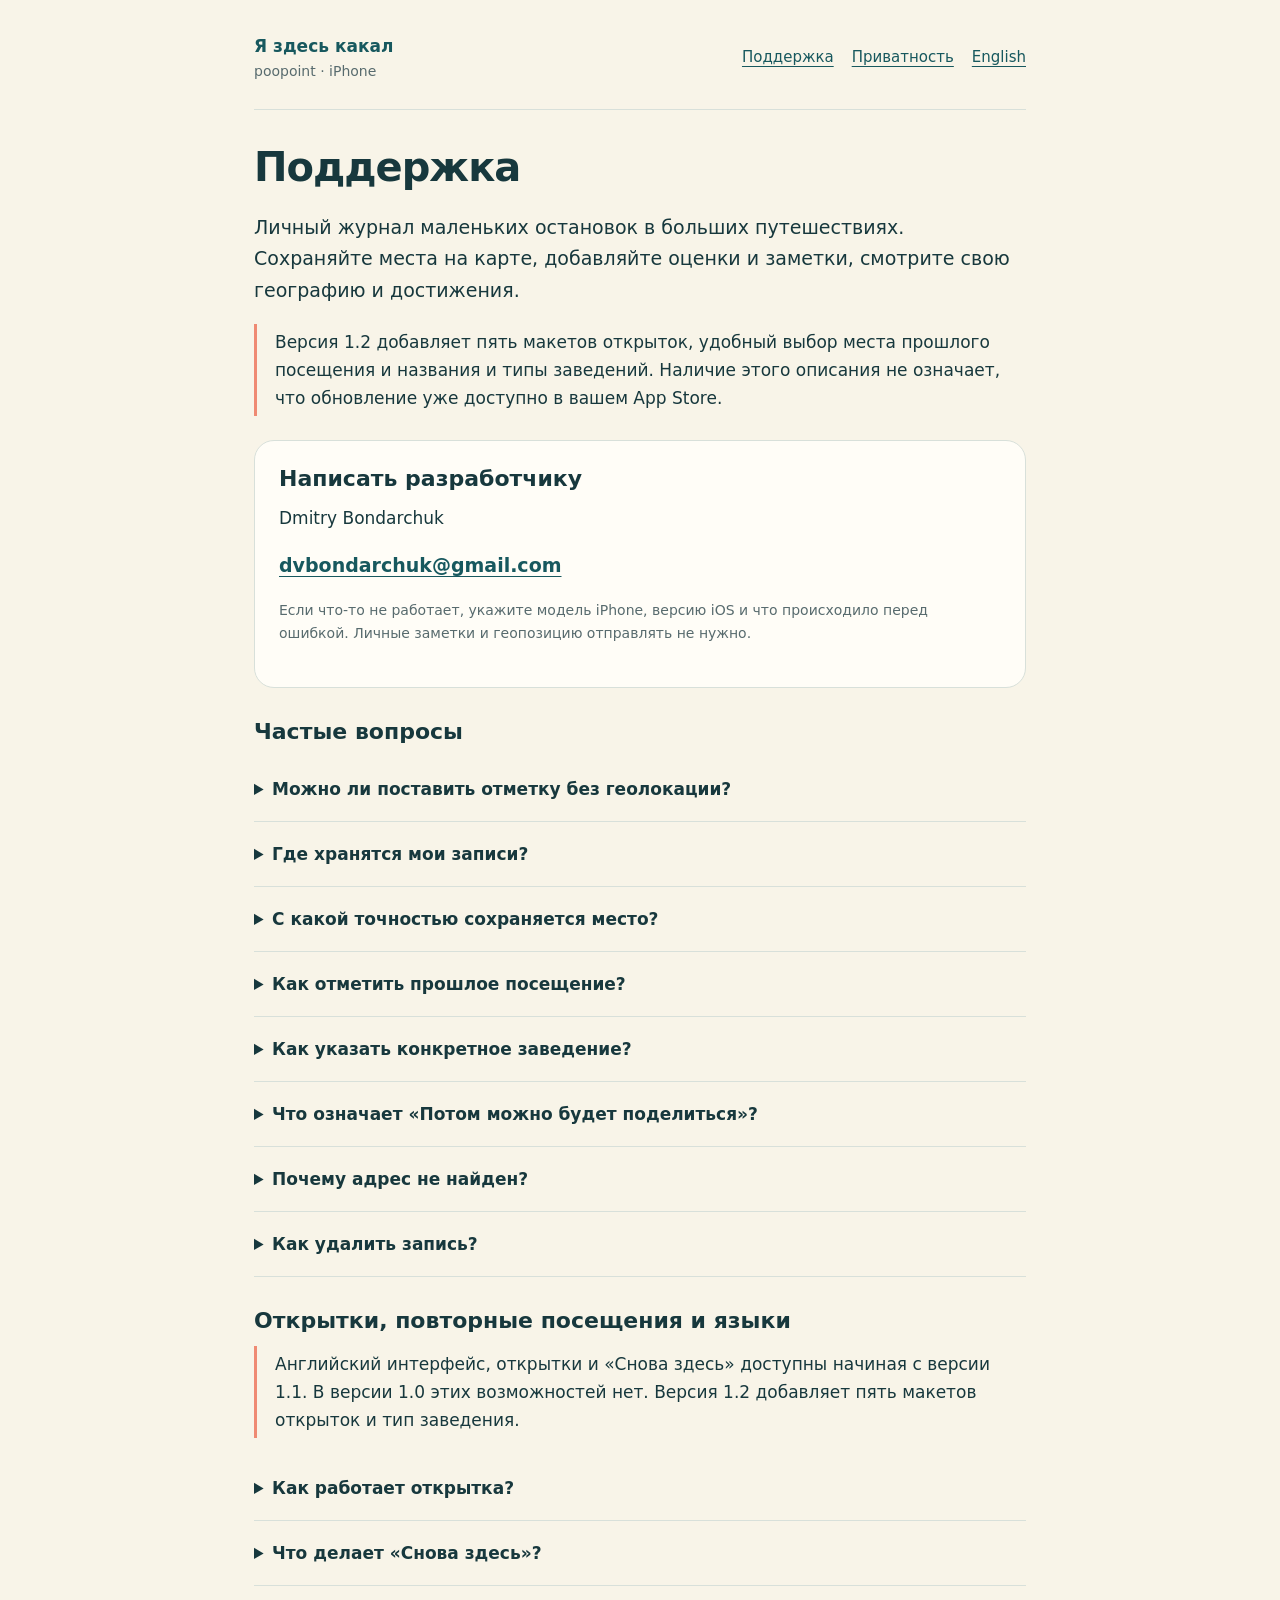
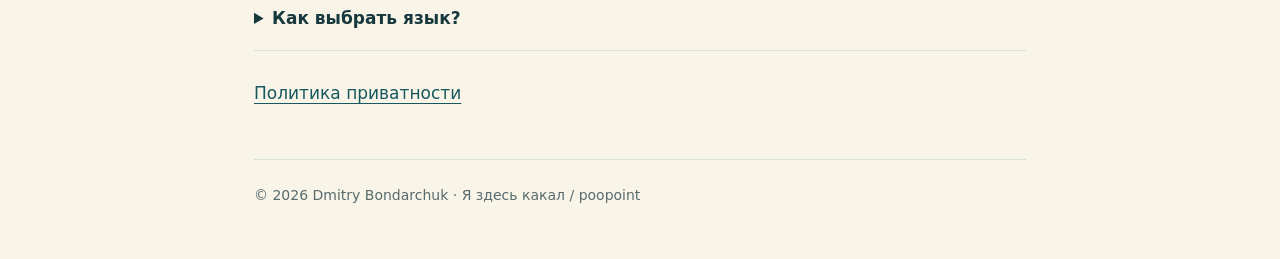
<file: index.html>
<!doctype html>
<html lang="ru">
<head>
  <meta charset="utf-8"><meta name="viewport" content="width=device-width,initial-scale=1">
  <title>Я здесь какал — поддержка</title>
  <meta name="description" content="Поддержка iPhone-приложения «Я здесь какал»: личный журнал остановок на карте, контакты разработчика и ответы на вопросы.">
  <link rel="stylesheet" href="style.css">
  <link rel="icon" type="image/svg+xml" href="data:image/svg+xml,%3Csvg xmlns='http://www.w3.org/2000/svg' viewBox='0 0 32 32'%3E%3Crect width='32' height='32' rx='8' fill='%2317585e'/%3E%3Cpath d='M16 6a7 7 0 0 0-7 7c0 5 7 13 7 13s7-8 7-13a7 7 0 0 0-7-7Z' fill='%23f8f4e8'/%3E%3Ccircle cx='16' cy='13' r='3' fill='%23ef8a73'/%3E%3C/svg%3E">
</head>
<body>
<a class="skip" href="#content">Перейти к содержимому</a>
<div class="wrap">
  <header><a class="brand" href="index.html">Я здесь какал<span>poopoint · iPhone</span></a><nav aria-label="Навигация"><a href="index.html" aria-current="page">Поддержка</a><a href="privacy.html">Приватность</a><a href="en/index.html" lang="en" hreflang="en">English</a></nav></header>
  <main id="content">
    <h1>Поддержка</h1>
    <p class="intro">Личный журнал маленьких остановок в больших путешествиях. Сохраняйте места на карте, добавляйте оценки и заметки, смотрите свою географию и достижения.</p>
    <p class="notice">Версия 1.2 добавляет пять макетов открыток, удобный выбор места прошлого посещения и названия и типы заведений. Наличие этого описания не означает, что обновление уже доступно в вашем App Store.</p>
    <div class="card"><h2 style="margin-top:0">Написать разработчику</h2><p>Dmitry Bondarchuk</p><p class="contact"><a href="mailto:dvbondarchuk@gmail.com?subject=Poopoint%20%E2%80%94%20%D0%BF%D0%BE%D0%B4%D0%B4%D0%B5%D1%80%D0%B6%D0%BA%D0%B0">dvbondarchuk@gmail.com</a></p><p class="meta">Если что-то не работает, укажите модель iPhone, версию iOS и что происходило перед ошибкой. Личные заметки и геопозицию отправлять не нужно.</p></div>
    <h2>Частые вопросы</h2>
    <details><summary>Можно ли поставить отметку без геолокации?</summary><p>Да. В версии 1.2 нажмите «Отметить место» → «Выбрать на карте», найдите место по названию или адресу либо двигайте карту под меткой и подтвердите точку. Этот выбор не требует доступа к геопозиции. В версиях 1.0 и 1.1 место можно выбрать долгим нажатием на карту. Разрешить доступ для текущего положения позже можно в Настройках iOS → приложение → Геопозиция.</p></details>
    <details><summary>Где хранятся мои записи?</summary><p>В локальном хранилище приложения на вашем iPhone. У приложения нет аккаунтов, публичной ленты или синхронизации CloudKit. Данные могут включаться в стандартную резервную копию устройства согласно вашим настройкам Apple.</p></details>
    <details><summary>С какой точностью сохраняется место?</summary><p>В версии 1.2 приложение сохраняет новую выбранную на карте точку без дополнительного округления или смещения. Если вы выбираете текущее положение, точность зависит от данных iOS и настройки «Точная геопозиция». Версии 1.0 и 1.1 сохраняли точки на сетке около 80 метров. Прежние записи остаются на сохранённых координатах; обновление не восстанавливает их исходную точность.</p></details>
    <details><summary>Как отметить прошлое посещение?</summary><p>В версии 1.2 нажмите «Отметить место» → «Выбрать на карте», выберите нужную точку и укажите дату в форме. Для вчерашнего посещения есть кнопка «Вчера». Сохранение создаёт отдельную запись; другие посещения не меняются.</p></details>
    <details><summary>Как указать конкретное заведение?</summary><p>В версии 1.2 в форме отметки можно выбрать найденное заведение рядом с выбранной точкой или запустить «Найти места рядом». Вы сами подтверждаете нужное место; ближайшее заведение не выбирается автоматически. Название и тип — например, кафе, бар или вокзал — можно указать вручную. Тип подставляется только для известных категорий Apple. Если у вокзала или другого заведения нет известной категории, выберите тип вручную. Название само по себе не определяет тип. Эти поля сохраняются вместе с посещением; для открытки каждое из них включается отдельно.</p></details>
    <details><summary>Что означает «Потом можно будет поделиться»?</summary><p>Это локальное пожелание на будущее. Оно ничего не публикует и не отправляет другим людям. Сейчас обе настройки видимости сохраняют запись только на устройстве.</p></details>
    <details><summary>Почему адрес не найден?</summary><p>В версии 1.2 адрес определяет сервис Apple по выбранной точке. Если Apple возвращает номер дома, он сохраняется вместе с адресом. Версии 1.0 и 1.1 использовали округлённую точку и не сохраняли номер дома. Без сети или при ошибке сервиса запись всё равно сохраняется. В деталях отметки можно повторить поиск адреса позже.</p></details>
    <details><summary>Как удалить запись?</summary><p>Откройте отметку на карте или в истории, нажмите «Удалить отметку» и подтвердите действие. Отметка исчезнет из журнала. Удаление приложения также удаляет его локальное хранилище; резервные копии управляются отдельно в настройках Apple.</p></details>
    <h2>Открытки, повторные посещения и языки</h2>
    <p class="notice">Английский интерфейс, открытки и «Снова здесь» доступны начиная с версии 1.1. В версии 1.0 этих возможностей нет. Версия 1.2 добавляет пять макетов открыток и тип заведения.</p>
    <details><summary>Как работает открытка?</summary><p>Открытка создаётся на iPhone. Перед отправкой вы видите готовое изображение и выбираете, включать ли название места, дату и заметку. В версии 1.2 доступны пять макетов: «Стикеры», «Паспорт», «Справка», «Мем» и «Передаю трон», а также отдельное поле типа места. Название и тип выключены по умолчанию и включаются отдельно друг от друга. Город и страну тоже можно скрыть. Адрес и координаты в открытку не входят. Длинная заметка сокращается до 180 символов, включая многоточие; предпросмотр показывает итоговый текст.</p><p>Кнопка «Поделиться открыткой» открывает системное меню: вы выбираете приложение, получателя или сохранение в «Файлы». Приложение не запрашивает доступ к фототеке и не сохраняет изображение в «Фото» напрямую. Настройка «Потом можно будет поделиться» ничего не публикует автоматически.</p></details>
    <details><summary>Что делает «Снова здесь»?</summary><p>Начиная с версии 1.1 открывает форму новой отметки с прежним названием и сохранённой точкой, но с текущей датой. В версии 1.2 также подставляется сохранённый тип места. Оценка, теги, заметка и видимость начинаются заново. После сохранения в журнале появляется отдельное посещение; исходная запись остаётся без изменений. Отмена формы ничего не сохраняет.</p></details>
    <details><summary>Как выбрать язык?</summary><p>Начиная с версии 1.1 доступны русский и английский интерфейс. Язык приложения можно выбрать в системных настройках iOS, если устройство предлагает эту настройку. Названия и заметки, введённые вами, не переводятся. Города и адреса от Apple могут оставаться на русском; страны отображаются на выбранном языке, если найден их код.</p></details>
    <p style="margin-top:28px"><a href="privacy.html">Политика приватности</a></p>
  </main>
  <footer>© 2026 Dmitry Bondarchuk · Я здесь какал / poopoint</footer>
</div>
</body></html>
</file>
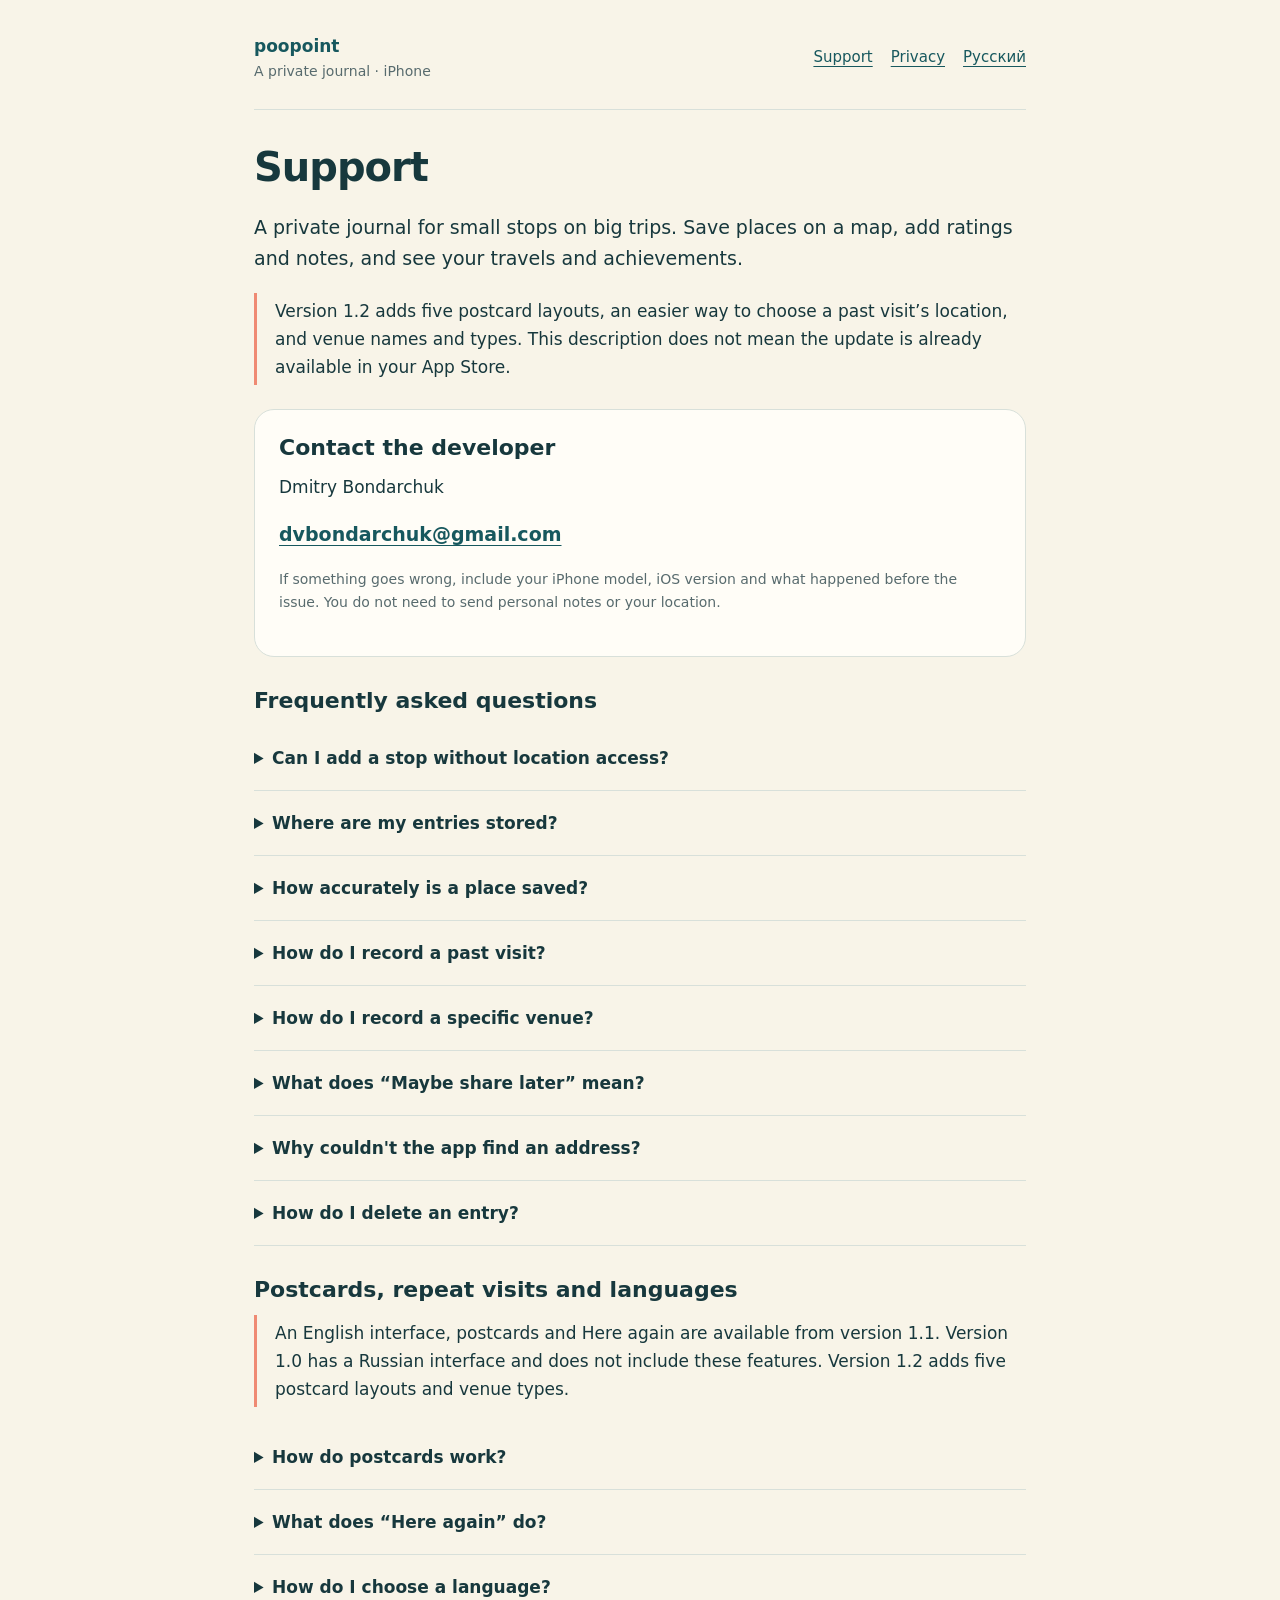
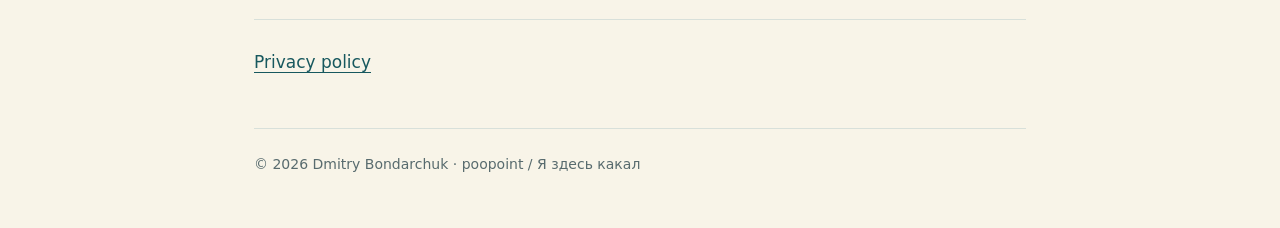
<file: en/index.html>
<!doctype html>
<html lang="en">
<head>
  <meta charset="utf-8"><meta name="viewport" content="width=device-width,initial-scale=1">
  <title>poopoint — Support</title>
  <meta name="description" content="Support for poopoint, a private iPhone travel journal: contact the developer and find answers about locations, entries and privacy.">
  <link rel="stylesheet" href="../style.css">
  <link rel="icon" type="image/svg+xml" href="data:image/svg+xml,%3Csvg xmlns='http://www.w3.org/2000/svg' viewBox='0 0 32 32'%3E%3Crect width='32' height='32' rx='8' fill='%2317585e'/%3E%3Cpath d='M16 6a7 7 0 0 0-7 7c0 5 7 13 7 13s7-8 7-13a7 7 0 0 0-7-7Z' fill='%23f8f4e8'/%3E%3Ccircle cx='16' cy='13' r='3' fill='%23ef8a73'/%3E%3C/svg%3E">
</head>
<body>
<a class="skip" href="#content">Skip to content</a>
<div class="wrap">
  <header><a class="brand" href="index.html">poopoint<span>A private journal · iPhone</span></a><nav aria-label="Navigation"><a href="index.html" aria-current="page">Support</a><a href="privacy.html">Privacy</a><a href="../index.html" lang="ru" hreflang="ru">Русский</a></nav></header>
  <main id="content">
    <h1>Support</h1>
    <p class="intro">A private journal for small stops on big trips. Save places on a map, add ratings and notes, and see your travels and achievements.</p>
    <p class="notice">Version 1.2 adds five postcard layouts, an easier way to choose a past visit’s location, and venue names and types. This description does not mean the update is already available in your App Store.</p>
    <div class="card"><h2 style="margin-top:0">Contact the developer</h2><p>Dmitry Bondarchuk</p><p class="contact"><a href="mailto:dvbondarchuk@gmail.com?subject=Poopoint%20support">dvbondarchuk@gmail.com</a></p><p class="meta">If something goes wrong, include your iPhone model, iOS version and what happened before the issue. You do not need to send personal notes or your location.</p></div>
    <h2>Frequently asked questions</h2>
    <details><summary>Can I add a stop without location access?</summary><p>Yes. In version 1.2, tap “Mark a spot” → “Choose on the map”, search by place name or address or move the map beneath the pin, then confirm the point. This selection does not require location access. In versions 1.0 and 1.1, press and hold the map to choose a place. To allow access to your current location later, open iOS Settings → the app → Location.</p></details>
    <details><summary>Where are my entries stored?</summary><p>In the app's local storage on your iPhone. The app has no accounts, public feed or CloudKit synchronization. Its data may be included in normal device backups according to your Apple settings.</p></details>
    <details><summary>How accurately is a place saved?</summary><p>In version 1.2, the app saves newly selected map points without extra rounding or displacement. If you choose your current location, accuracy depends on the data supplied by iOS and the Precise Location setting. Versions 1.0 and 1.1 saved points on an approximately 80-metre grid. Earlier entries keep their saved coordinates; updating does not restore their original precision.</p></details>
    <details><summary>How do I record a past visit?</summary><p>In version 1.2, tap “Mark a spot” → “Choose on the map”, select the point and set the date in the form. Use “Yesterday” for a visit from the previous day. Saving creates a separate entry; other visits stay unchanged.</p></details>
    <details><summary>How do I record a specific venue?</summary><p>In version 1.2, in the visit form, choose a venue found near the selected point or tap “Find places nearby”. You confirm the venue yourself; the nearest place is not chosen automatically. You can also enter the name and type, such as café, bar or station, yourself. A type is filled in only when Apple supplies a recognized category. If a station or another venue has no known category, choose the type yourself. The app does not infer a type from the name. These fields are saved with your visit; each has a separate postcard control.</p></details>
    <details><summary>What does “Maybe share later” mean?</summary><p>It is a local preference for the future. It does not publish an entry or send it to anyone. Both visibility settings keep the entry on your device.</p></details>
    <details><summary>Why couldn't the app find an address?</summary><p>In version 1.2, Apple’s service looks up an address using the selected point. A house number is saved with the address when Apple returns one. Versions 1.0 and 1.1 used the rounded point and did not save house numbers. If a connection is unavailable or the service fails, the entry is still saved. You can try the address lookup again from the entry’s details later.</p></details>
    <details><summary>How do I delete an entry?</summary><p>Open a visit from the map or history, tap the delete action and confirm. It disappears from your journal. Deleting the app also deletes its local storage; backups are managed separately in Apple settings.</p></details>
    <h2>Postcards, repeat visits and languages</h2>
    <p class="notice">An English interface, postcards and Here again are available from version 1.1. Version 1.0 has a Russian interface and does not include these features. Version 1.2 adds five postcard layouts and venue types.</p>
    <details><summary>How do postcards work?</summary><p>A postcard is created on your iPhone. Preview the finished image and choose whether to include the place name, date or note before sharing. Version 1.2 offers five layouts — Stickers, Passport, Certificate, Meme and Pass the throne — and a separate place-type field. The name and type are off by default and have separate controls. You can also hide the city and country. Addresses and coordinates are not included. A long note is shortened to 180 characters, including the ellipsis; the preview shows the final text.</p><p>Tap “Share postcard” to open the system share sheet, then choose an app, recipient or Save to Files. The app does not request photo-library access or save images directly to Photos. The “Maybe share later” preference does not publish anything automatically.</p></details>
    <details><summary>What does “Here again” do?</summary><p>From version 1.1, it opens a new-entry form with the familiar place name and saved location, but the current date. Version 1.2 also reuses the saved place type. Rating, tags, note and visibility start fresh. Saving adds a separate visit to the journal; the original entry stays unchanged. Cancelling the form saves nothing.</p></details>
    <details><summary>How do I choose a language?</summary><p>Russian and English interfaces are available from version 1.1. You can choose the app language in iOS Settings if your device offers that option. Place names and notes you enter are not translated. Cities and addresses supplied by Apple may remain in Russian; countries are displayed in the selected language when their code is available.</p></details>
    <p style="margin-top:28px"><a href="privacy.html">Privacy policy</a></p>
  </main>
  <footer>© 2026 Dmitry Bondarchuk · poopoint / Я здесь какал</footer>
</div>
</body></html>
</file>
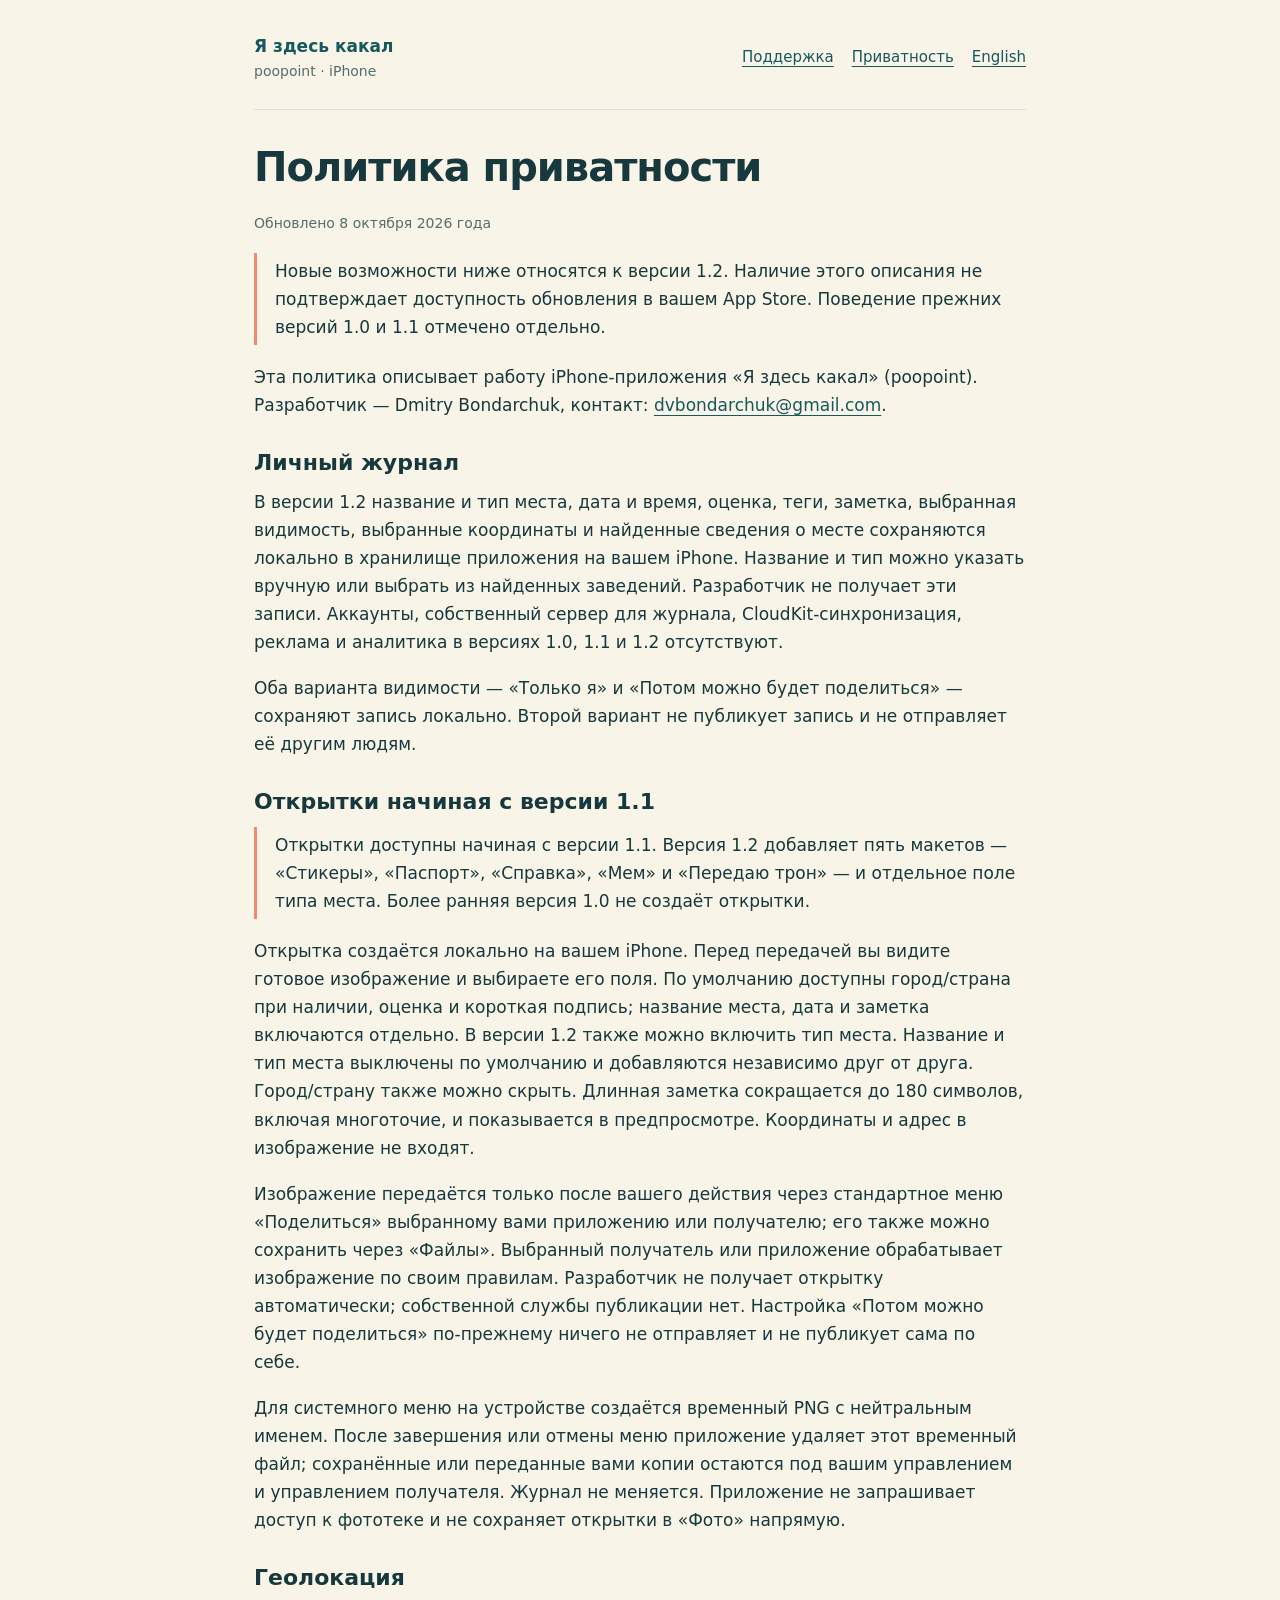
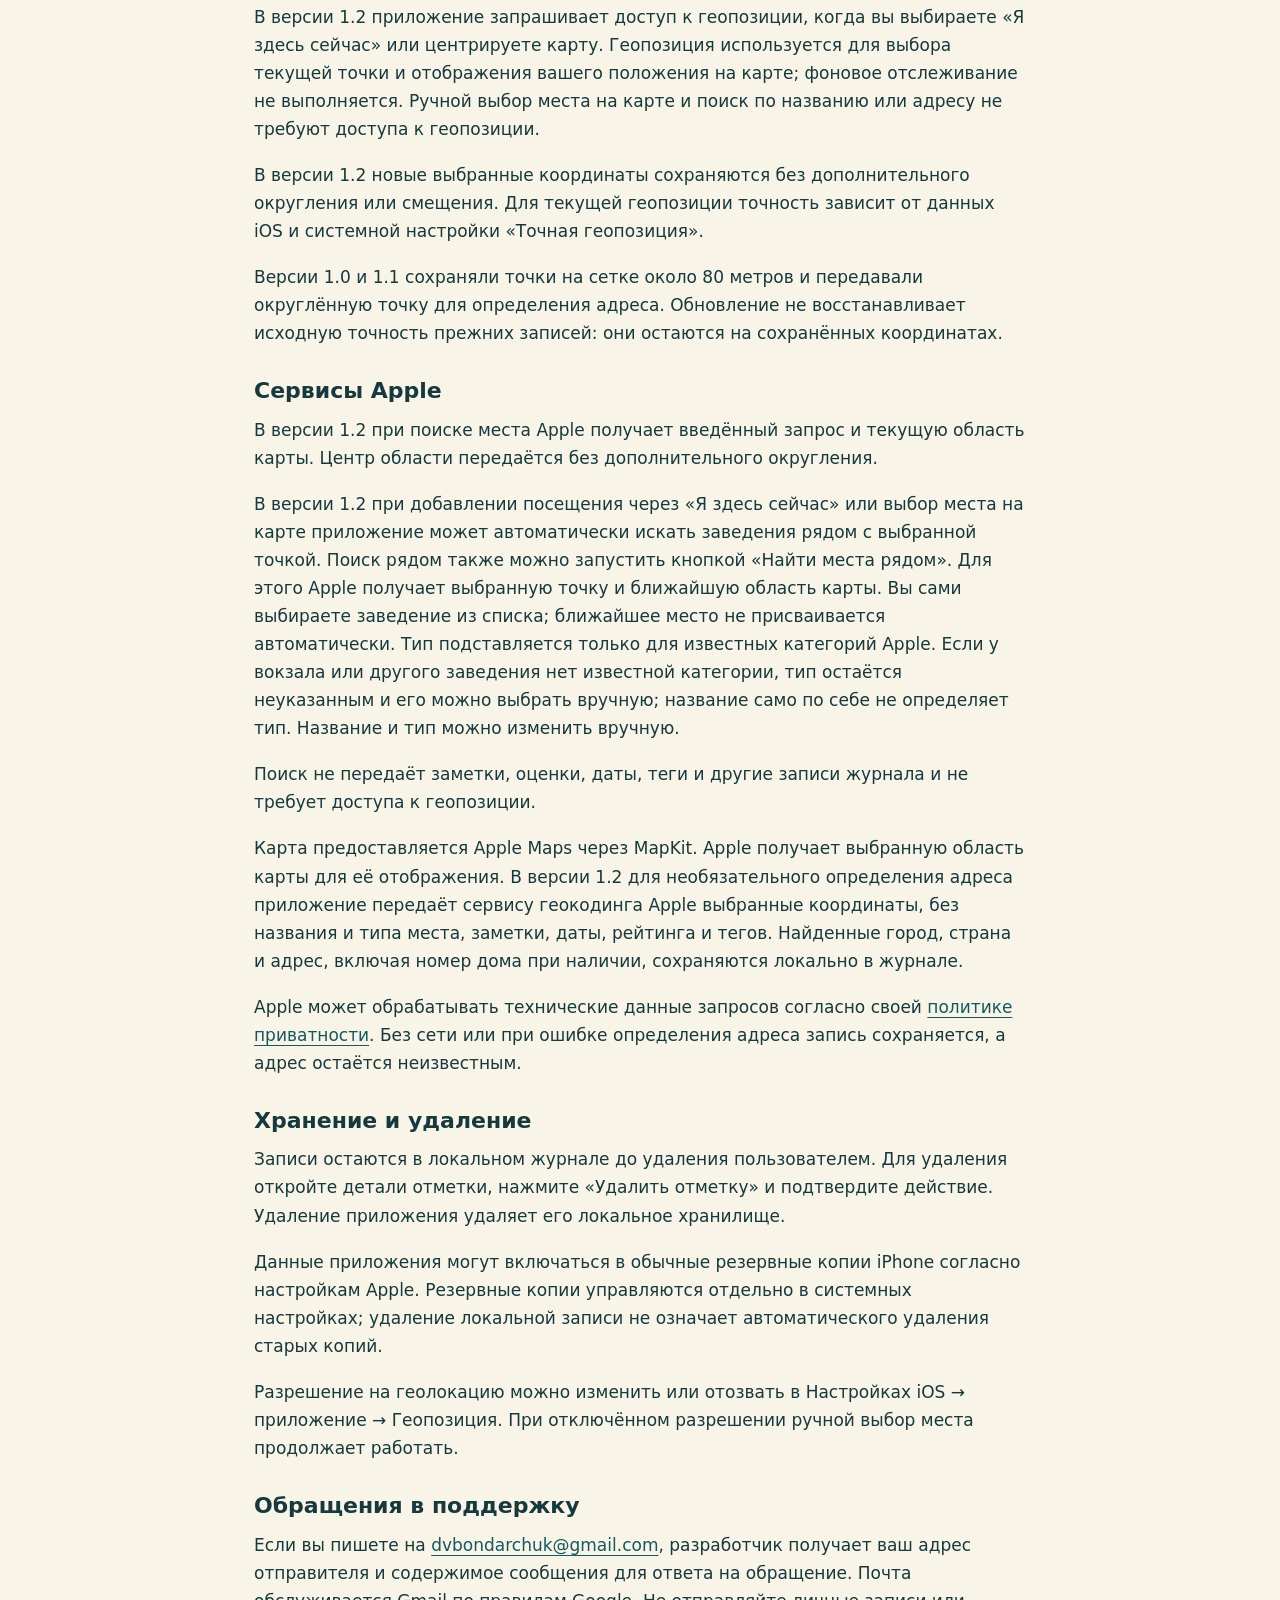
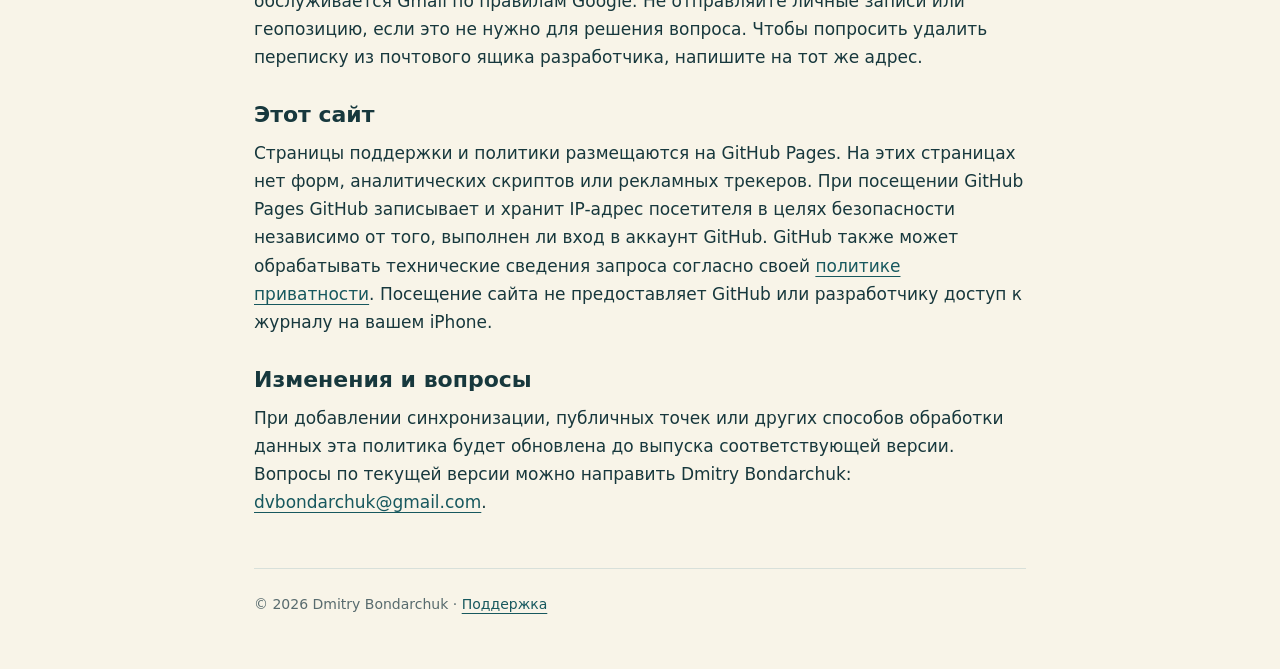
<file: privacy.html>
<!doctype html>
<html lang="ru">
<head>
  <meta charset="utf-8"><meta name="viewport" content="width=device-width,initial-scale=1">
  <title>Я здесь какал — политика приватности</title>
  <meta name="description" content="Как приложение «Я здесь какал» хранит личный журнал, использует геолокацию и сервисы Apple и позволяет удалять записи.">
  <link rel="stylesheet" href="style.css">
  <link rel="icon" type="image/svg+xml" href="data:image/svg+xml,%3Csvg xmlns='http://www.w3.org/2000/svg' viewBox='0 0 32 32'%3E%3Crect width='32' height='32' rx='8' fill='%2317585e'/%3E%3Cpath d='M16 6a7 7 0 0 0-7 7c0 5 7 13 7 13s7-8 7-13a7 7 0 0 0-7-7Z' fill='%23f8f4e8'/%3E%3Ccircle cx='16' cy='13' r='3' fill='%23ef8a73'/%3E%3C/svg%3E">
</head>
<body><a class="skip" href="#content">Перейти к содержимому</a><div class="wrap">
  <header><a class="brand" href="index.html">Я здесь какал<span>poopoint · iPhone</span></a><nav aria-label="Навигация"><a href="index.html">Поддержка</a><a href="privacy.html" aria-current="page">Приватность</a><a href="en/privacy.html" lang="en" hreflang="en">English</a></nav></header>
  <main id="content">
    <h1>Политика приватности</h1>
    <p class="meta">Обновлено 8 октября 2026 года</p>
    <p class="notice">Новые возможности ниже относятся к версии 1.2. Наличие этого описания не подтверждает доступность обновления в вашем App Store. Поведение прежних версий 1.0 и 1.1 отмечено отдельно.</p>
    <p>Эта политика описывает работу iPhone-приложения «Я здесь какал» (poopoint). Разработчик — Dmitry Bondarchuk, контакт: <a href="mailto:dvbondarchuk@gmail.com">dvbondarchuk@gmail.com</a>.</p>
    <h2>Личный журнал</h2>
    <p>В версии 1.2 название и тип места, дата и время, оценка, теги, заметка, выбранная видимость, выбранные координаты и найденные сведения о месте сохраняются локально в хранилище приложения на вашем iPhone. Название и тип можно указать вручную или выбрать из найденных заведений. Разработчик не получает эти записи. Аккаунты, собственный сервер для журнала, CloudKit-синхронизация, реклама и аналитика в версиях 1.0, 1.1 и 1.2 отсутствуют.</p>
    <p>Оба варианта видимости — «Только я» и «Потом можно будет поделиться» — сохраняют запись локально. Второй вариант не публикует запись и не отправляет её другим людям.</p>
    <h2>Открытки начиная с версии 1.1</h2>
    <p class="notice">Открытки доступны начиная с версии 1.1. Версия 1.2 добавляет пять макетов — «Стикеры», «Паспорт», «Справка», «Мем» и «Передаю трон» — и отдельное поле типа места. Более ранняя версия 1.0 не создаёт открытки.</p>
    <p>Открытка создаётся локально на вашем iPhone. Перед передачей вы видите готовое изображение и выбираете его поля. По умолчанию доступны город/страна при наличии, оценка и короткая подпись; название места, дата и заметка включаются отдельно. В версии 1.2 также можно включить тип места. Название и тип места выключены по умолчанию и добавляются независимо друг от друга. Город/страну также можно скрыть. Длинная заметка сокращается до 180 символов, включая многоточие, и показывается в предпросмотре. Координаты и адрес в изображение не входят.</p>
    <p>Изображение передаётся только после вашего действия через стандартное меню «Поделиться» выбранному вами приложению или получателю; его также можно сохранить через «Файлы». Выбранный получатель или приложение обрабатывает изображение по своим правилам. Разработчик не получает открытку автоматически; собственной службы публикации нет. Настройка «Потом можно будет поделиться» по-прежнему ничего не отправляет и не публикует сама по себе.</p>
    <p>Для системного меню на устройстве создаётся временный PNG с нейтральным именем. После завершения или отмены меню приложение удаляет этот временный файл; сохранённые или переданные вами копии остаются под вашим управлением и управлением получателя. Журнал не меняется. Приложение не запрашивает доступ к фототеке и не сохраняет открытки в «Фото» напрямую.</p>
    <h2>Геолокация</h2>
    <p>В версии 1.2 приложение запрашивает доступ к геопозиции, когда вы выбираете «Я здесь сейчас» или центрируете карту. Геопозиция используется для выбора текущей точки и отображения вашего положения на карте; фоновое отслеживание не выполняется. Ручной выбор места на карте и поиск по названию или адресу не требуют доступа к геопозиции.</p>
    <p>В версии 1.2 новые выбранные координаты сохраняются без дополнительного округления или смещения. Для текущей геопозиции точность зависит от данных iOS и системной настройки «Точная геопозиция».</p>
    <p>Версии 1.0 и 1.1 сохраняли точки на сетке около 80 метров и передавали округлённую точку для определения адреса. Обновление не восстанавливает исходную точность прежних записей: они остаются на сохранённых координатах.</p>
    <h2>Сервисы Apple</h2>
    <p>В версии 1.2 при поиске места Apple получает введённый запрос и текущую область карты. Центр области передаётся без дополнительного округления.</p>
    <p>В версии 1.2 при добавлении посещения через «Я здесь сейчас» или выбор места на карте приложение может автоматически искать заведения рядом с выбранной точкой. Поиск рядом также можно запустить кнопкой «Найти места рядом». Для этого Apple получает выбранную точку и ближайшую область карты. Вы сами выбираете заведение из списка; ближайшее место не присваивается автоматически. Тип подставляется только для известных категорий Apple. Если у вокзала или другого заведения нет известной категории, тип остаётся неуказанным и его можно выбрать вручную; название само по себе не определяет тип. Название и тип можно изменить вручную.</p>
    <p>Поиск не передаёт заметки, оценки, даты, теги и другие записи журнала и не требует доступа к геопозиции.</p>
    <p>Карта предоставляется Apple Maps через MapKit. Apple получает выбранную область карты для её отображения. В версии 1.2 для необязательного определения адреса приложение передаёт сервису геокодинга Apple выбранные координаты, без названия и типа места, заметки, даты, рейтинга и тегов. Найденные город, страна и адрес, включая номер дома при наличии, сохраняются локально в журнале.</p>
    <p>Apple может обрабатывать технические данные запросов согласно своей <a href="https://www.apple.com/legal/privacy/" rel="noopener noreferrer">политике приватности</a>. Без сети или при ошибке определения адреса запись сохраняется, а адрес остаётся неизвестным.</p>
    <h2>Хранение и удаление</h2>
    <p>Записи остаются в локальном журнале до удаления пользователем. Для удаления откройте детали отметки, нажмите «Удалить отметку» и подтвердите действие. Удаление приложения удаляет его локальное хранилище.</p>
    <p>Данные приложения могут включаться в обычные резервные копии iPhone согласно настройкам Apple. Резервные копии управляются отдельно в системных настройках; удаление локальной записи не означает автоматического удаления старых копий.</p>
    <p>Разрешение на геолокацию можно изменить или отозвать в Настройках iOS → приложение → Геопозиция. При отключённом разрешении ручной выбор места продолжает работать.</p>
    <h2>Обращения в поддержку</h2>
    <p>Если вы пишете на <a href="mailto:dvbondarchuk@gmail.com">dvbondarchuk@gmail.com</a>, разработчик получает ваш адрес отправителя и содержимое сообщения для ответа на обращение. Почта обслуживается Gmail по правилам Google. Не отправляйте личные записи или геопозицию, если это не нужно для решения вопроса. Чтобы попросить удалить переписку из почтового ящика разработчика, напишите на тот же адрес.</p>
    <h2>Этот сайт</h2>
    <p>Страницы поддержки и политики размещаются на GitHub Pages. На этих страницах нет форм, аналитических скриптов или рекламных трекеров. При посещении GitHub Pages GitHub записывает и хранит IP-адрес посетителя в целях безопасности независимо от того, выполнен ли вход в аккаунт GitHub. GitHub также может обрабатывать технические сведения запроса согласно своей <a href="https://docs.github.com/en/site-policy/privacy-policies/github-general-privacy-statement" rel="noopener noreferrer">политике приватности</a>. Посещение сайта не предоставляет GitHub или разработчику доступ к журналу на вашем iPhone.</p>
    <h2>Изменения и вопросы</h2>
    <p>При добавлении синхронизации, публичных точек или других способов обработки данных эта политика будет обновлена до выпуска соответствующей версии. Вопросы по текущей версии можно направить Dmitry Bondarchuk: <a href="mailto:dvbondarchuk@gmail.com">dvbondarchuk@gmail.com</a>.</p>
  </main>
  <footer>© 2026 Dmitry Bondarchuk · <a href="index.html">Поддержка</a></footer>
</div></body></html>
</file>
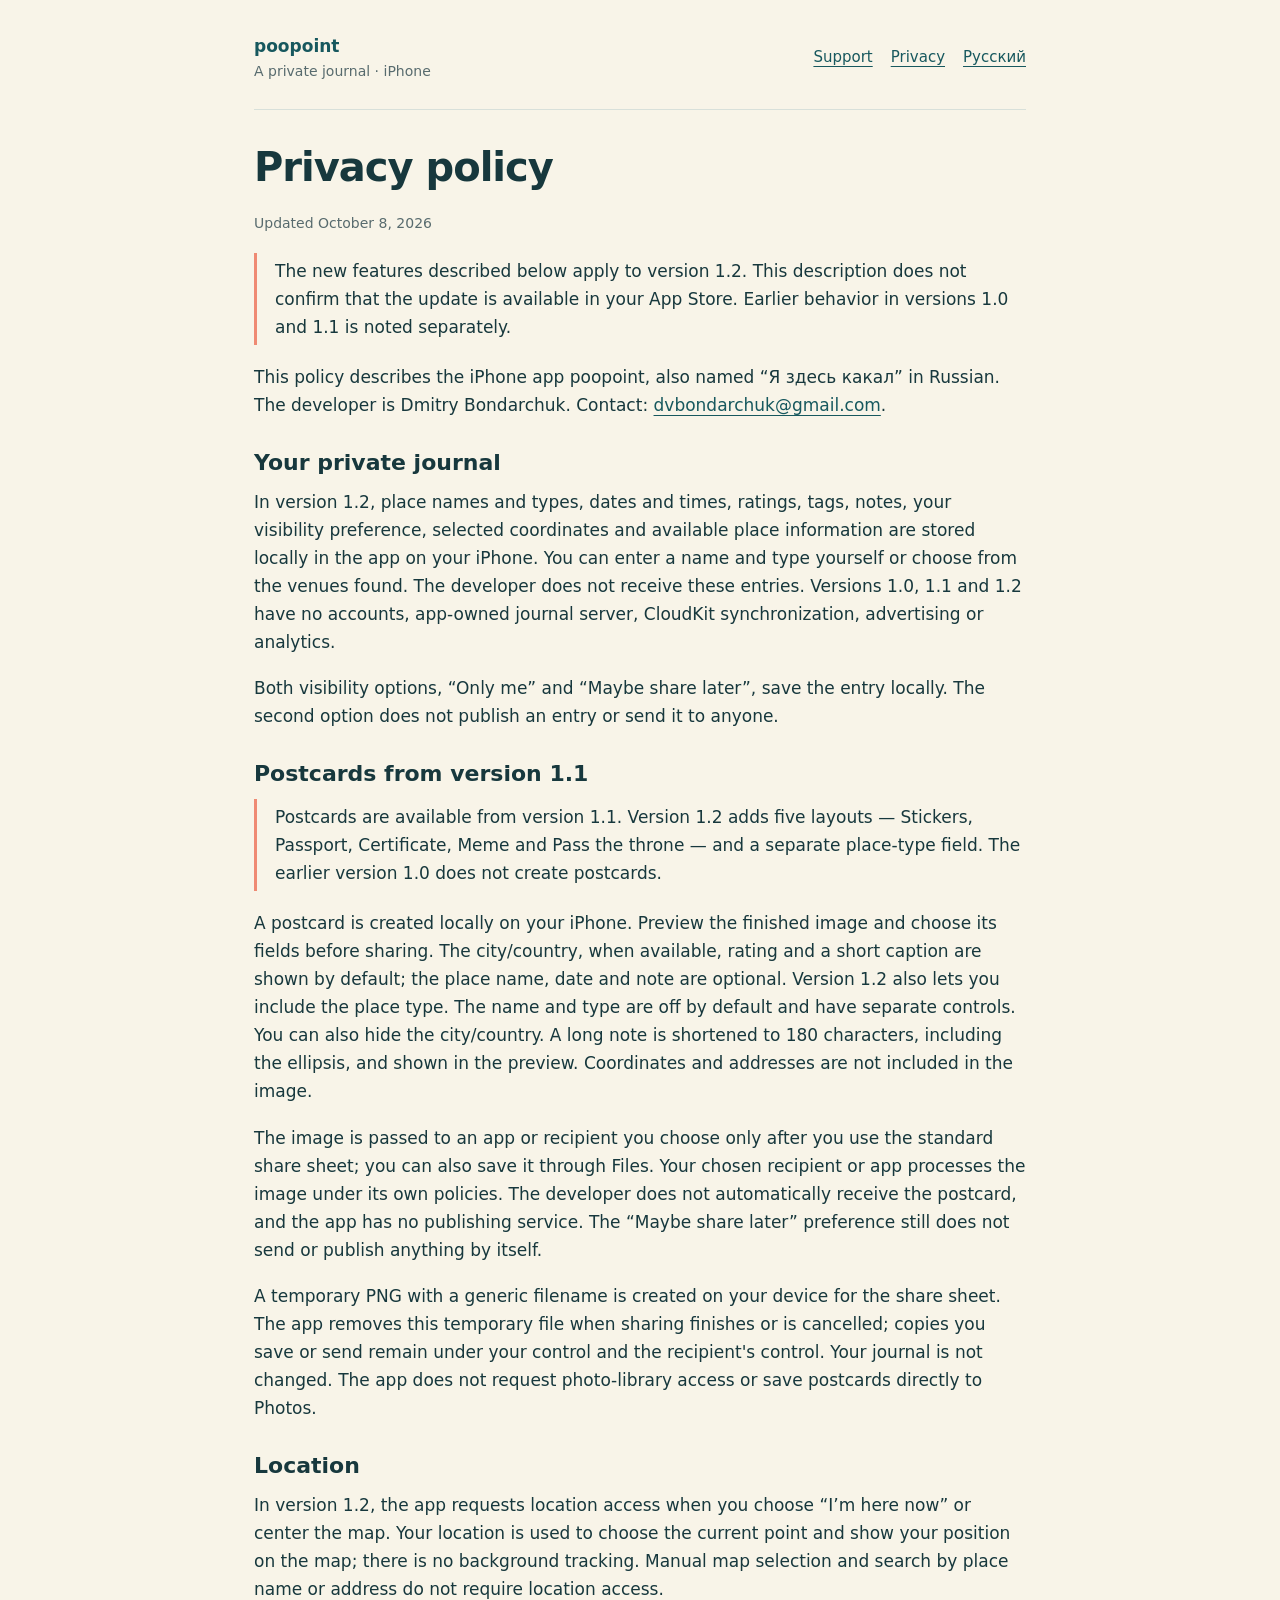
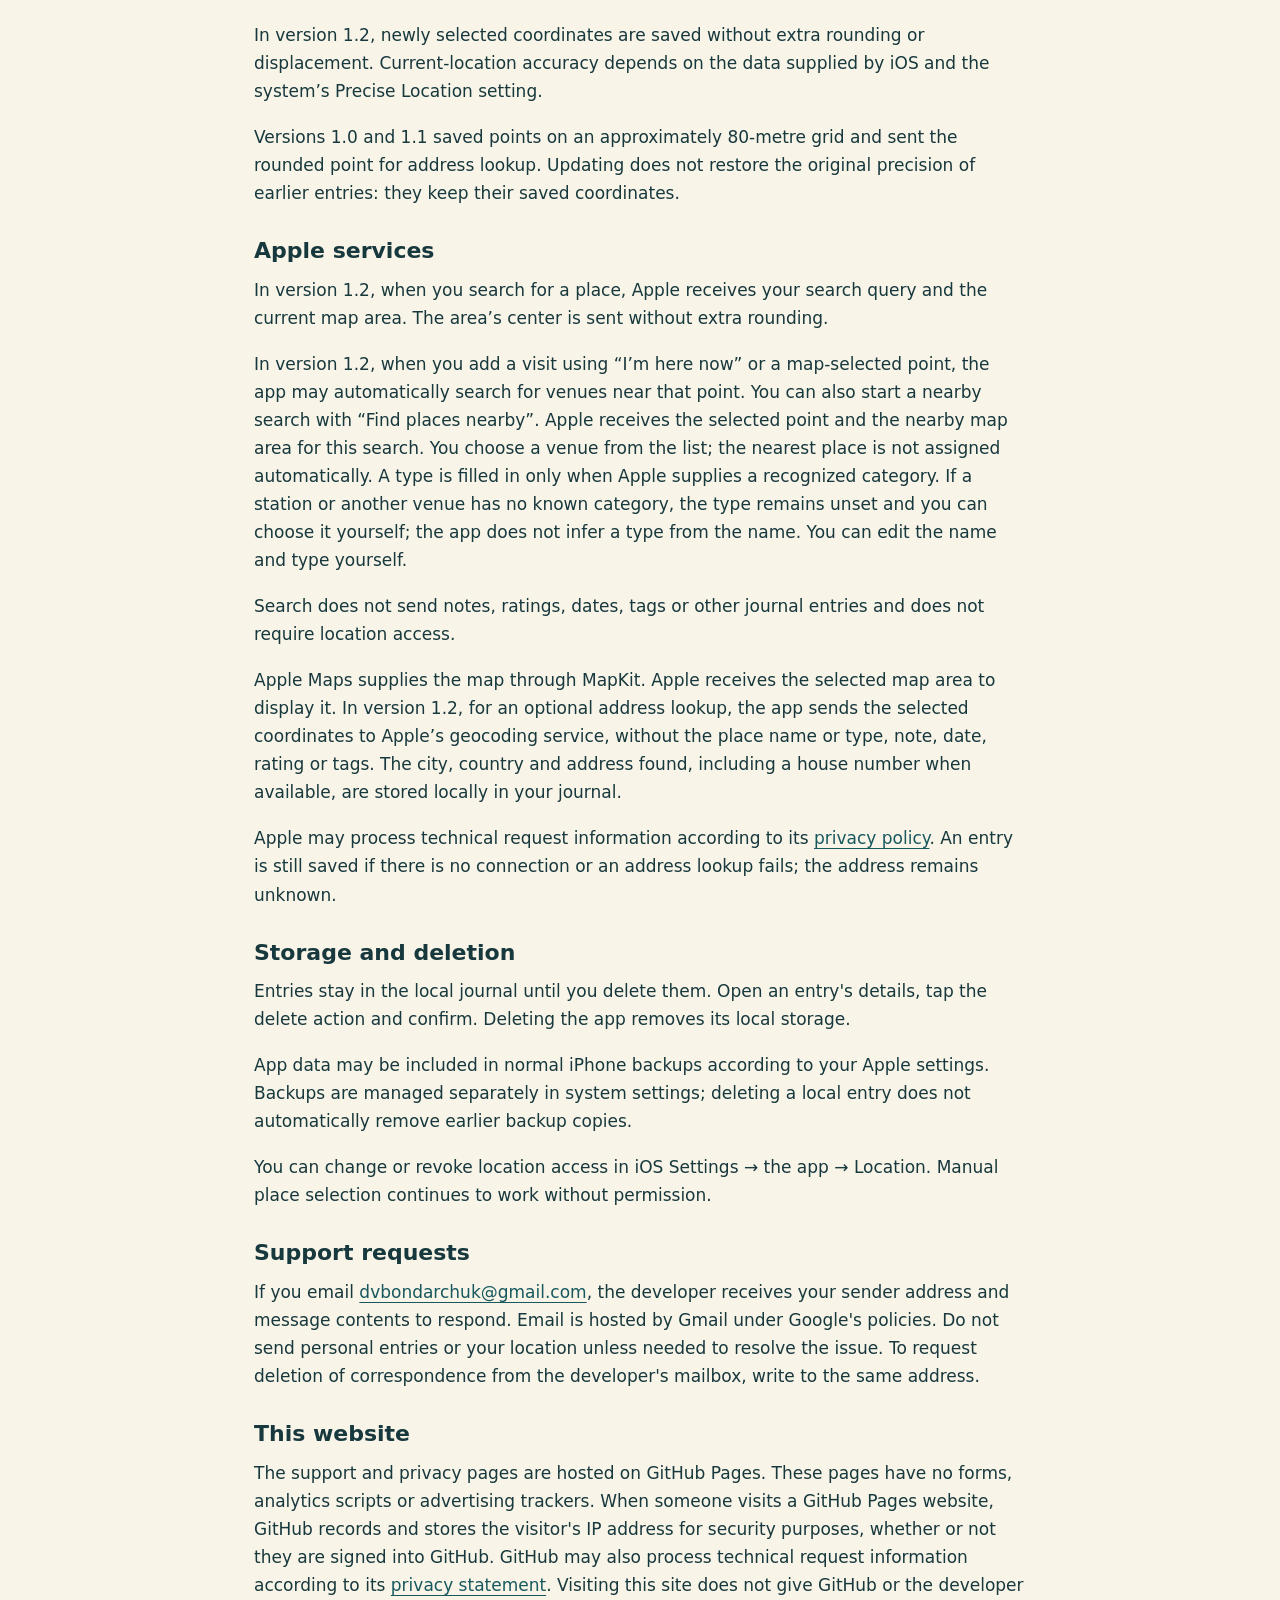
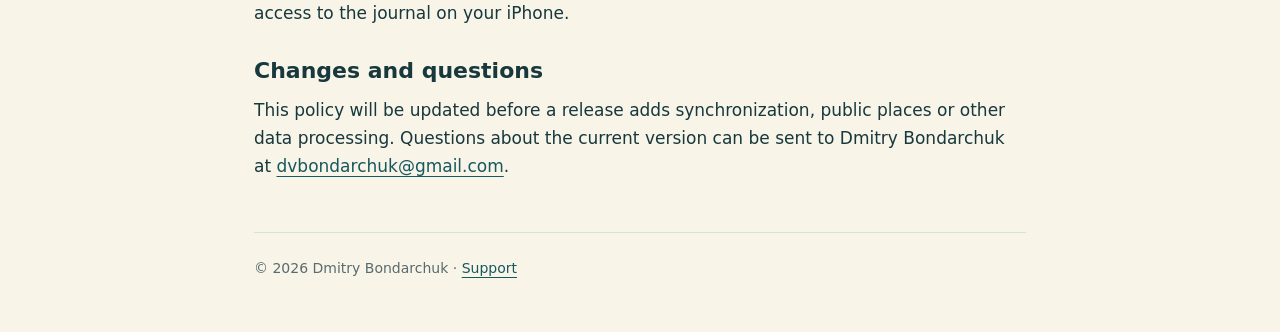
<file: en/privacy.html>
<!doctype html>
<html lang="en">
<head>
  <meta charset="utf-8"><meta name="viewport" content="width=device-width,initial-scale=1">
  <title>poopoint — Privacy policy</title>
  <meta name="description" content="How poopoint stores your private iPhone journal, uses location and Apple services, and lets you delete your entries.">
  <link rel="stylesheet" href="../style.css">
  <link rel="icon" type="image/svg+xml" href="data:image/svg+xml,%3Csvg xmlns='http://www.w3.org/2000/svg' viewBox='0 0 32 32'%3E%3Crect width='32' height='32' rx='8' fill='%2317585e'/%3E%3Cpath d='M16 6a7 7 0 0 0-7 7c0 5 7 13 7 13s7-8 7-13a7 7 0 0 0-7-7Z' fill='%23f8f4e8'/%3E%3Ccircle cx='16' cy='13' r='3' fill='%23ef8a73'/%3E%3C/svg%3E">
</head>
<body><a class="skip" href="#content">Skip to content</a><div class="wrap">
  <header><a class="brand" href="index.html">poopoint<span>A private journal · iPhone</span></a><nav aria-label="Navigation"><a href="index.html">Support</a><a href="privacy.html" aria-current="page">Privacy</a><a href="../privacy.html" lang="ru" hreflang="ru">Русский</a></nav></header>
  <main id="content">
    <h1>Privacy policy</h1>
    <p class="meta">Updated October 8, 2026</p>
    <p class="notice">The new features described below apply to version 1.2. This description does not confirm that the update is available in your App Store. Earlier behavior in versions 1.0 and 1.1 is noted separately.</p>
    <p>This policy describes the iPhone app poopoint, also named “Я здесь какал” in Russian. The developer is Dmitry Bondarchuk. Contact: <a href="mailto:dvbondarchuk@gmail.com">dvbondarchuk@gmail.com</a>.</p>
    <h2>Your private journal</h2>
    <p>In version 1.2, place names and types, dates and times, ratings, tags, notes, your visibility preference, selected coordinates and available place information are stored locally in the app on your iPhone. You can enter a name and type yourself or choose from the venues found. The developer does not receive these entries. Versions 1.0, 1.1 and 1.2 have no accounts, app-owned journal server, CloudKit synchronization, advertising or analytics.</p>
    <p>Both visibility options, “Only me” and “Maybe share later”, save the entry locally. The second option does not publish an entry or send it to anyone.</p>
    <h2>Postcards from version 1.1</h2>
    <p class="notice">Postcards are available from version 1.1. Version 1.2 adds five layouts — Stickers, Passport, Certificate, Meme and Pass the throne — and a separate place-type field. The earlier version 1.0 does not create postcards.</p>
    <p>A postcard is created locally on your iPhone. Preview the finished image and choose its fields before sharing. The city/country, when available, rating and a short caption are shown by default; the place name, date and note are optional. Version 1.2 also lets you include the place type. The name and type are off by default and have separate controls. You can also hide the city/country. A long note is shortened to 180 characters, including the ellipsis, and shown in the preview. Coordinates and addresses are not included in the image.</p>
    <p>The image is passed to an app or recipient you choose only after you use the standard share sheet; you can also save it through Files. Your chosen recipient or app processes the image under its own policies. The developer does not automatically receive the postcard, and the app has no publishing service. The “Maybe share later” preference still does not send or publish anything by itself.</p>
    <p>A temporary PNG with a generic filename is created on your device for the share sheet. The app removes this temporary file when sharing finishes or is cancelled; copies you save or send remain under your control and the recipient's control. Your journal is not changed. The app does not request photo-library access or save postcards directly to Photos.</p>
    <h2>Location</h2>
    <p>In version 1.2, the app requests location access when you choose “I’m here now” or center the map. Your location is used to choose the current point and show your position on the map; there is no background tracking. Manual map selection and search by place name or address do not require location access.</p>
    <p>In version 1.2, newly selected coordinates are saved without extra rounding or displacement. Current-location accuracy depends on the data supplied by iOS and the system’s Precise Location setting.</p>
    <p>Versions 1.0 and 1.1 saved points on an approximately 80-metre grid and sent the rounded point for address lookup. Updating does not restore the original precision of earlier entries: they keep their saved coordinates.</p>
    <h2>Apple services</h2>
    <p>In version 1.2, when you search for a place, Apple receives your search query and the current map area. The area’s center is sent without extra rounding.</p>
    <p>In version 1.2, when you add a visit using “I’m here now” or a map-selected point, the app may automatically search for venues near that point. You can also start a nearby search with “Find places nearby”. Apple receives the selected point and the nearby map area for this search. You choose a venue from the list; the nearest place is not assigned automatically. A type is filled in only when Apple supplies a recognized category. If a station or another venue has no known category, the type remains unset and you can choose it yourself; the app does not infer a type from the name. You can edit the name and type yourself.</p>
    <p>Search does not send notes, ratings, dates, tags or other journal entries and does not require location access.</p>
    <p>Apple Maps supplies the map through MapKit. Apple receives the selected map area to display it. In version 1.2, for an optional address lookup, the app sends the selected coordinates to Apple’s geocoding service, without the place name or type, note, date, rating or tags. The city, country and address found, including a house number when available, are stored locally in your journal.</p>
    <p>Apple may process technical request information according to its <a href="https://www.apple.com/legal/privacy/" rel="noopener noreferrer">privacy policy</a>. An entry is still saved if there is no connection or an address lookup fails; the address remains unknown.</p>
    <h2>Storage and deletion</h2>
    <p>Entries stay in the local journal until you delete them. Open an entry's details, tap the delete action and confirm. Deleting the app removes its local storage.</p>
    <p>App data may be included in normal iPhone backups according to your Apple settings. Backups are managed separately in system settings; deleting a local entry does not automatically remove earlier backup copies.</p>
    <p>You can change or revoke location access in iOS Settings → the app → Location. Manual place selection continues to work without permission.</p>
    <h2>Support requests</h2>
    <p>If you email <a href="mailto:dvbondarchuk@gmail.com">dvbondarchuk@gmail.com</a>, the developer receives your sender address and message contents to respond. Email is hosted by Gmail under Google's policies. Do not send personal entries or your location unless needed to resolve the issue. To request deletion of correspondence from the developer's mailbox, write to the same address.</p>
    <h2>This website</h2>
    <p>The support and privacy pages are hosted on GitHub Pages. These pages have no forms, analytics scripts or advertising trackers. When someone visits a GitHub Pages website, GitHub records and stores the visitor's IP address for security purposes, whether or not they are signed into GitHub. GitHub may also process technical request information according to its <a href="https://docs.github.com/en/site-policy/privacy-policies/github-general-privacy-statement" rel="noopener noreferrer">privacy statement</a>. Visiting this site does not give GitHub or the developer access to the journal on your iPhone.</p>
    <h2>Changes and questions</h2>
    <p>This policy will be updated before a release adds synchronization, public places or other data processing. Questions about the current version can be sent to Dmitry Bondarchuk at <a href="mailto:dvbondarchuk@gmail.com">dvbondarchuk@gmail.com</a>.</p>
  </main>
  <footer>© 2026 Dmitry Bondarchuk · <a href="index.html">Support</a></footer>
</div></body></html>
</file>
<file: style.css>
:root{color-scheme:light dark;--paper:#f8f4e8;--card:#fffdf7;--ink:#17383d;--muted:#586b6e;--line:#d8e0da;--accent:#17585e;--coral:#ef8a73}
*{box-sizing:border-box}body{margin:0;background:var(--paper);color:var(--ink);font:17px/1.65 system-ui,-apple-system,BlinkMacSystemFont,sans-serif}a{color:var(--accent);text-underline-offset:4px}a:hover{opacity:.8}a:focus-visible{outline:3px solid var(--accent);outline-offset:5px;border-radius:3px}.wrap{max-width:820px;margin:auto;padding:32px 24px 52px}header{display:flex;justify-content:space-between;align-items:center;gap:20px;padding-bottom:26px;border-bottom:1px solid var(--line)}.brand{font-weight:700;text-decoration:none}.brand span{font-weight:400;color:var(--muted);display:block;font-size:14px}nav{display:flex;gap:18px;flex-wrap:wrap;font-size:15px}main{padding:34px 0}h1{font-size:clamp(28px,6vw,40px);line-height:1.15;letter-spacing:-.025em;margin:0 0 22px}h2{font-size:22px;line-height:1.3;margin:30px 0 10px}p{margin:0 0 18px}.intro{font-size:19px}.card{border:1px solid var(--line);border-radius:20px;background:var(--card);padding:24px;margin:24px 0}.contact{font-size:19px;font-weight:600;overflow-wrap:anywhere}.meta,footer{color:var(--muted);font-size:14px}footer{border-top:1px solid var(--line);padding-top:24px}li{margin:10px 0}ul,ol{padding-left:24px}.notice{border-left:3px solid var(--coral);padding:4px 0 4px 18px}details{border-bottom:1px solid var(--line);padding:18px 0}summary{font-weight:600;cursor:pointer}details p{margin:14px 0 0}.skip{position:absolute;left:24px;top:-100px}.skip:focus{top:12px;background:var(--card);padding:10px} @media(max-width:560px){header{align-items:flex-start;flex-direction:column}.wrap{padding:24px 20px 36px}.card{padding:20px}}@media(prefers-color-scheme:dark){:root{--paper:#102126;--card:#1d3036;--ink:#f4f5ec;--muted:#b3c7c8;--line:#345057;--accent:#8bd3cc;--coral:#f09880}}

main{overflow-wrap:anywhere}
</file>
